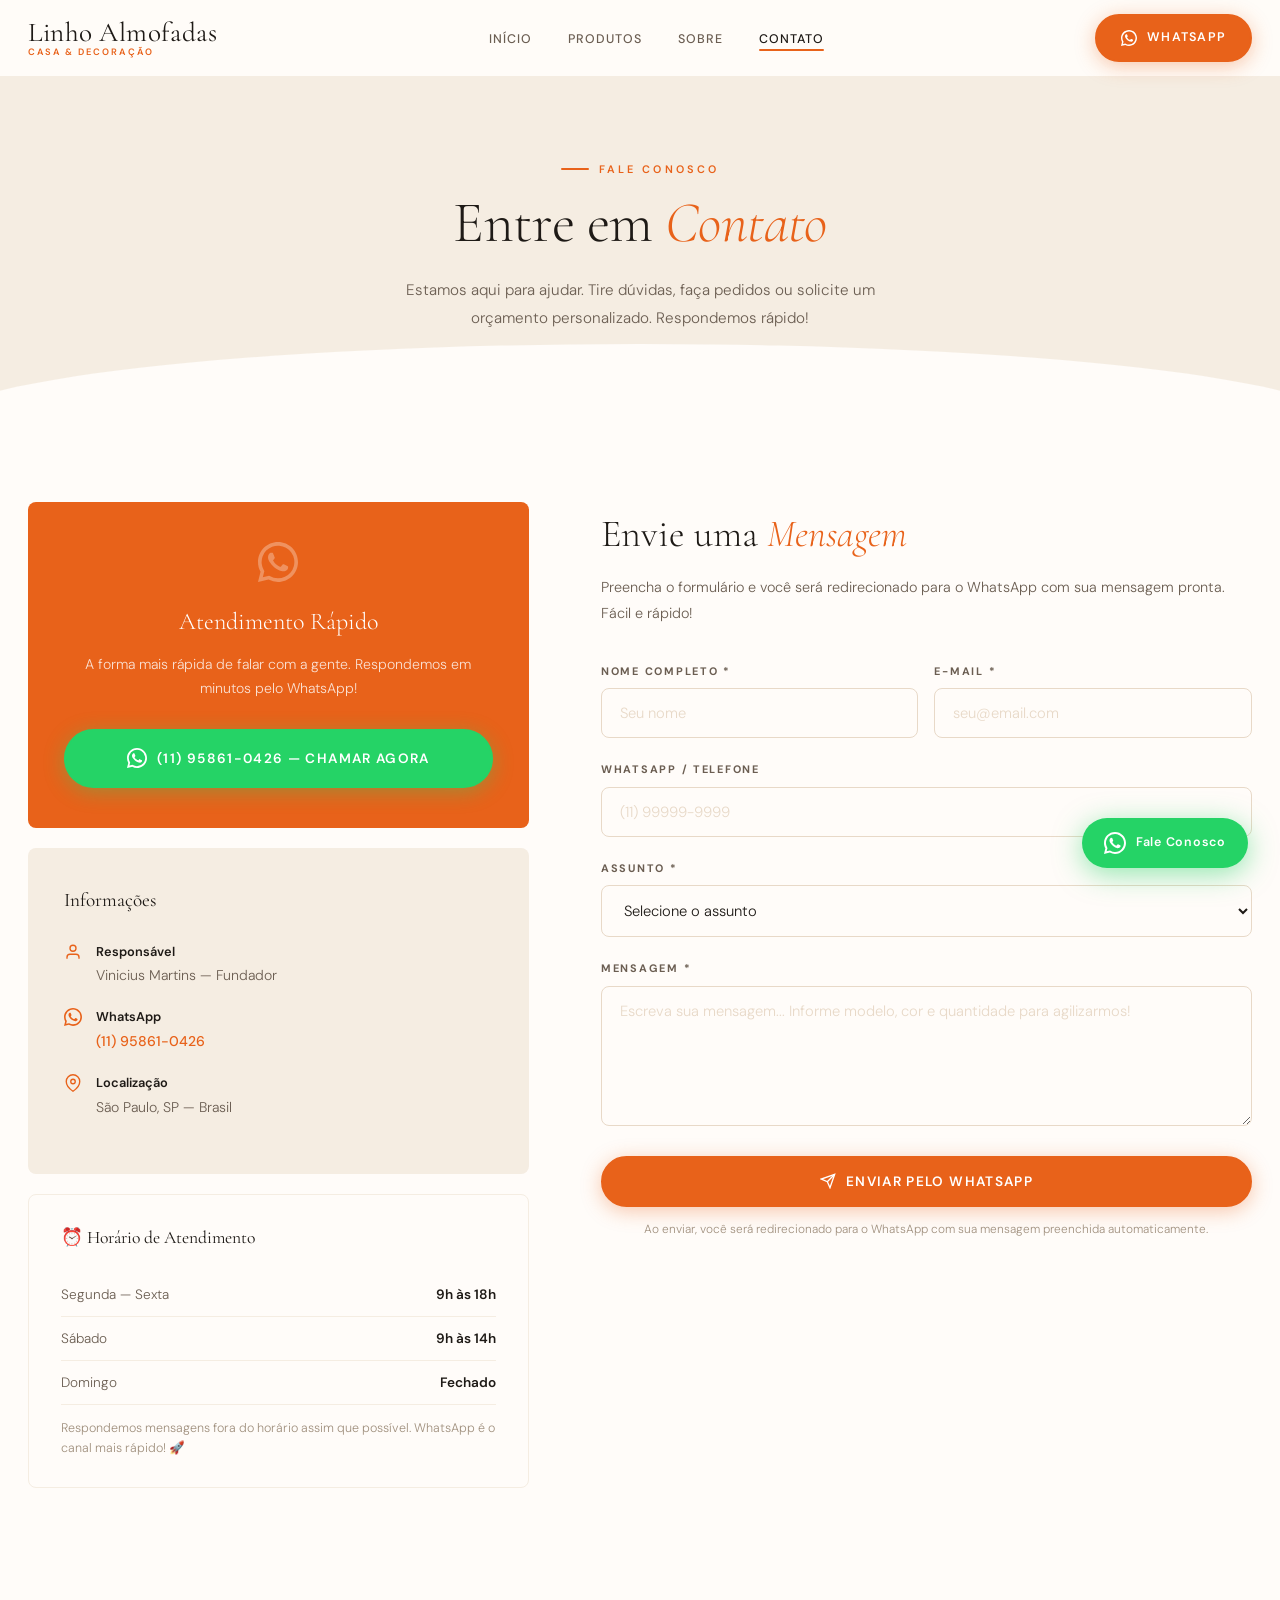
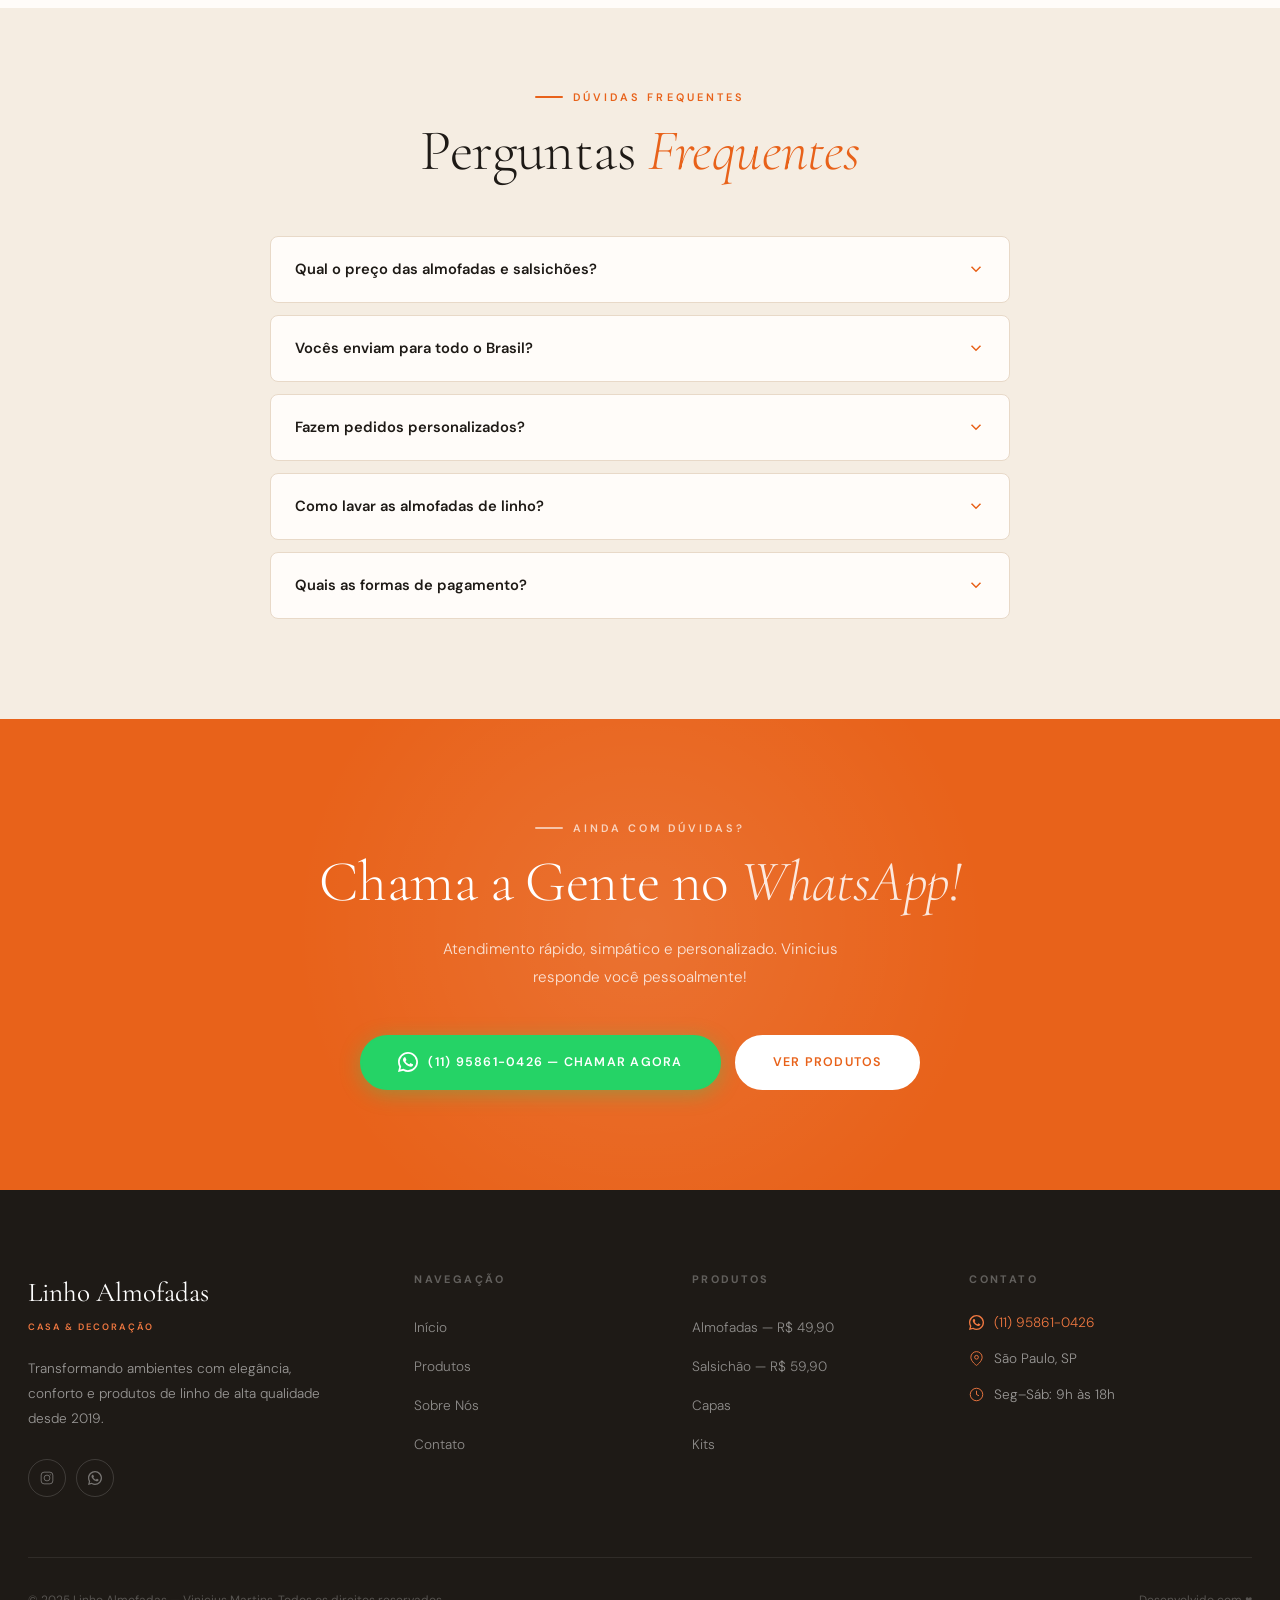
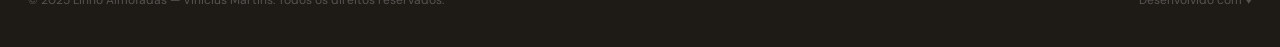
<file: contato.html>
<!DOCTYPE html>
<html lang="pt-BR">
<head>
  <meta charset="UTF-8"/>
  <meta name="viewport" content="width=device-width, initial-scale=1.0"/>
  <meta name="description" content="Entre em contato com a Linho Almofadas. WhatsApp (11) 95861-0426. Atendimento personalizado por Vinicius Martins."/>
  <meta property="og:title" content="Contato — Linho Almofadas"/>
  <title>Contato — Linho Almofadas</title>
  <link rel="icon" type="image/svg+xml" href="images/favicon.svg"/>
  <link rel="stylesheet" href="css/styles.css"/>
</head>
<body>

<!-- NAVBAR -->
<nav class="navbar" role="navigation" aria-label="Menu principal">
  <div class="container">
    <div class="nav-inner">
      <a href="index.html" class="nav-logo">
        <span class="nav-logo-main">Linho Almofadas</span>
        <span class="nav-logo-sub">Casa &amp; Decoração</span>
      </a>
      <ul class="nav-links" role="list">
        <li><a href="index.html">Início</a></li>
        <li><a href="produtos.html">Produtos</a></li>
        <li><a href="sobre.html">Sobre</a></li>
        <li><a href="contato.html" class="active">Contato</a></li>
      </ul>
      <div style="display:flex;align-items:center;gap:12px;">
        <a href="https://wa.me/5511958610426" target="_blank" rel="noopener" class="btn btn-primary" style="padding:11px 24px;">
          <svg width="16" height="16" viewBox="0 0 24 24" fill="currentColor"><path d="M17.472 14.382c-.297-.149-1.758-.867-2.03-.967-.273-.099-.471-.148-.67.15-.197.297-.767.966-.94 1.164-.173.199-.347.223-.644.075-.297-.15-1.255-.463-2.39-1.475-.883-.788-1.48-1.761-1.653-2.059-.173-.297-.018-.458.13-.606.134-.133.298-.347.446-.52.149-.174.198-.298.298-.497.099-.198.05-.371-.025-.52-.075-.149-.669-1.612-.916-2.207-.242-.579-.487-.5-.669-.51-.173-.008-.371-.01-.57-.01-.198 0-.52.074-.792.372-.272.297-1.04 1.016-1.04 2.479 0 1.462 1.065 2.875 1.213 3.074.149.198 2.096 3.2 5.077 4.487.709.306 1.262.489 1.694.625.712.227 1.36.195 1.871.118.571-.085 1.758-.719 2.006-1.413.248-.694.248-1.289.173-1.413-.074-.124-.272-.198-.57-.347z"/><path d="M12 0C5.373 0 0 5.373 0 12c0 2.127.558 4.126 1.528 5.855L0 24l6.335-1.508A11.955 11.955 0 0 0 12 24c6.627 0 12-5.373 12-12S18.627 0 12 0zm0 21.818a9.818 9.818 0 0 1-5.004-1.372l-.36-.213-3.76.895.948-3.663-.234-.375A9.818 9.818 0 1 1 12 21.818z"/></svg>
          WhatsApp
        </a>
        <button class="hamburger" aria-label="Abrir menu"><span></span><span></span><span></span></button>
      </div>
    </div>
  </div>
</nav>

<div class="mobile-menu" role="dialog">
  <button class="close-btn" aria-label="Fechar menu">✕</button>
  <a href="index.html">Início</a>
  <a href="produtos.html">Produtos</a>
  <a href="sobre.html">Sobre</a>
  <a href="contato.html">Contato</a>
  <a href="https://wa.me/5511958610426" target="_blank" rel="noopener" style="color:var(--orange);margin-top:8px;">WhatsApp</a>
</div>

<!-- PAGE HERO -->
<section class="page-hero" aria-labelledby="contato-title">
  <div class="container">
    <div class="section-label" style="justify-content:center;">Fale Conosco</div>
    <h1 class="section-title" id="contato-title" style="margin-bottom:16px;">Entre em <em>Contato</em></h1>
    <p>Estamos aqui para ajudar. Tire dúvidas, faça pedidos ou solicite um orçamento personalizado. Respondemos rápido!</p>
  </div>
</section>

<!-- CONTATO CONTEÚDO -->
<section class="contact-section" aria-label="Informações de contato e formulário">
  <div class="container">
    <div class="contact-grid">

      <!-- Coluna esquerda: info -->
      <div>

        <!-- WhatsApp card principal -->
        <div class="whatsapp-cta-card reveal">
          <svg width="40" height="40" viewBox="0 0 24 24" fill="rgba(255,255,255,0.3)" style="margin:0 auto 12px;" aria-hidden="true"><path d="M17.472 14.382c-.297-.149-1.758-.867-2.03-.967-.273-.099-.471-.148-.67.15-.197.297-.767.966-.94 1.164-.173.199-.347.223-.644.075-.297-.15-1.255-.463-2.39-1.475-.883-.788-1.48-1.761-1.653-2.059-.173-.297-.018-.458.13-.606.134-.133.298-.347.446-.52.149-.174.198-.298.298-.497.099-.198.05-.371-.025-.52-.075-.149-.669-1.612-.916-2.207-.242-.579-.487-.5-.669-.51-.173-.008-.371-.01-.57-.01-.198 0-.52.074-.792.372-.272.297-1.04 1.016-1.04 2.479 0 1.462 1.065 2.875 1.213 3.074.149.198 2.096 3.2 5.077 4.487.709.306 1.262.489 1.694.625.712.227 1.36.195 1.871.118.571-.085 1.758-.719 2.006-1.413.248-.694.248-1.289.173-1.413-.074-.124-.272-.198-.57-.347z"/><path d="M12 0C5.373 0 0 5.373 0 12c0 2.127.558 4.126 1.528 5.855L0 24l6.335-1.508A11.955 11.955 0 0 0 12 24c6.627 0 12-5.373 12-12S18.627 0 12 0zm0 21.818a9.818 9.818 0 0 1-5.004-1.372l-.36-.213-3.76.895.948-3.663-.234-.375A9.818 9.818 0 1 1 12 21.818z"/></svg>
          <h3>Atendimento Rápido</h3>
          <p>A forma mais rápida de falar com a gente. Respondemos em minutos pelo WhatsApp!</p>
          <a href="https://wa.me/5511958610426" target="_blank" rel="noopener"
             class="btn btn-whatsapp" style="width:100%;justify-content:center;font-size:.85rem;padding:16px;">
            <svg width="20" height="20" viewBox="0 0 24 24" fill="currentColor" aria-hidden="true"><path d="M17.472 14.382c-.297-.149-1.758-.867-2.03-.967-.273-.099-.471-.148-.67.15-.197.297-.767.966-.94 1.164-.173.199-.347.223-.644.075-.297-.15-1.255-.463-2.39-1.475-.883-.788-1.48-1.761-1.653-2.059-.173-.297-.018-.458.13-.606.134-.133.298-.347.446-.52.149-.174.198-.298.298-.497.099-.198.05-.371-.025-.52-.075-.149-.669-1.612-.916-2.207-.242-.579-.487-.5-.669-.51-.173-.008-.371-.01-.57-.01-.198 0-.52.074-.792.372-.272.297-1.04 1.016-1.04 2.479 0 1.462 1.065 2.875 1.213 3.074.149.198 2.096 3.2 5.077 4.487.709.306 1.262.489 1.694.625.712.227 1.36.195 1.871.118.571-.085 1.758-.719 2.006-1.413.248-.694.248-1.289.173-1.413-.074-.124-.272-.198-.57-.347z"/><path d="M12 0C5.373 0 0 5.373 0 12c0 2.127.558 4.126 1.528 5.855L0 24l6.335-1.508A11.955 11.955 0 0 0 12 24c6.627 0 12-5.373 12-12S18.627 0 12 0zm0 21.818a9.818 9.818 0 0 1-5.004-1.372l-.36-.213-3.76.895.948-3.663-.234-.375A9.818 9.818 0 1 1 12 21.818z"/></svg>
            (11) 95861-0426 — Chamar Agora
          </a>
        </div>

        <!-- Info card -->
        <div class="contact-info-card reveal reveal-delay-1">
          <h3>Informações</h3>
          <div class="contact-detail">
            <svg width="18" height="18" viewBox="0 0 24 24" fill="none" stroke="currentColor" stroke-width="1.8"><path d="M20 21v-2a4 4 0 0 0-4-4H8a4 4 0 0 0-4 4v2"/><circle cx="12" cy="7" r="4"/></svg>
            <div>
              <strong style="display:block;font-size:.8rem;color:var(--charcoal);margin-bottom:2px;font-weight:600;">Responsável</strong>
              <span>Vinicius Martins — Fundador</span>
            </div>
          </div>
          <div class="contact-detail">
            <svg width="18" height="18" viewBox="0 0 24 24" fill="currentColor"><path d="M17.472 14.382c-.297-.149-1.758-.867-2.03-.967-.273-.099-.471-.148-.67.15-.197.297-.767.966-.94 1.164-.173.199-.347.223-.644.075-.297-.15-1.255-.463-2.39-1.475-.883-.788-1.48-1.761-1.653-2.059-.173-.297-.018-.458.13-.606.134-.133.298-.347.446-.52.149-.174.198-.298.298-.497.099-.198.05-.371-.025-.52-.075-.149-.669-1.612-.916-2.207-.242-.579-.487-.5-.669-.51-.173-.008-.371-.01-.57-.01-.198 0-.52.074-.792.372-.272.297-1.04 1.016-1.04 2.479 0 1.462 1.065 2.875 1.213 3.074.149.198 2.096 3.2 5.077 4.487.709.306 1.262.489 1.694.625.712.227 1.36.195 1.871.118.571-.085 1.758-.719 2.006-1.413.248-.694.248-1.289.173-1.413-.074-.124-.272-.198-.57-.347z"/><path d="M12 0C5.373 0 0 5.373 0 12c0 2.127.558 4.126 1.528 5.855L0 24l6.335-1.508A11.955 11.955 0 0 0 12 24c6.627 0 12-5.373 12-12S18.627 0 12 0zm0 21.818a9.818 9.818 0 0 1-5.004-1.372l-.36-.213-3.76.895.948-3.663-.234-.375A9.818 9.818 0 1 1 12 21.818z"/></svg>
            <div>
              <strong style="display:block;font-size:.8rem;color:var(--charcoal);margin-bottom:2px;font-weight:600;">WhatsApp</strong>
              <a href="https://wa.me/5511958610426">(11) 95861-0426</a>
            </div>
          </div>
          <div class="contact-detail">
            <svg width="18" height="18" viewBox="0 0 24 24" fill="none" stroke="currentColor" stroke-width="1.8"><path d="M21 10c0 7-9 13-9 13s-9-6-9-13a9 9 0 0 1 18 0z"/><circle cx="12" cy="10" r="3"/></svg>
            <div>
              <strong style="display:block;font-size:.8rem;color:var(--charcoal);margin-bottom:2px;font-weight:600;">Localização</strong>
              <span>São Paulo, SP — Brasil</span>
            </div>
          </div>
        </div>

        <!-- Horários -->
        <div class="hours-card reveal reveal-delay-2">
          <h4>⏰ Horário de Atendimento</h4>
          <div class="hours-row"><span>Segunda — Sexta</span><span>9h às 18h</span></div>
          <div class="hours-row"><span>Sábado</span><span>9h às 14h</span></div>
          <div class="hours-row"><span>Domingo</span><span>Fechado</span></div>
          <p style="margin-top:14px;font-size:.78rem;color:var(--light-muted);font-weight:300;line-height:1.6;">
            Respondemos mensagens fora do horário assim que possível. WhatsApp é o canal mais rápido! 🚀
          </p>
        </div>

      </div>

      <!-- Coluna direita: formulário -->
      <div class="contact-form-wrap reveal reveal-delay-1">
        <h2>Envie uma <em style="font-style:italic;color:var(--orange);">Mensagem</em></h2>
        <p>Preencha o formulário e você será redirecionado para o WhatsApp com sua mensagem pronta. Fácil e rápido!</p>

        <form id="contactForm" novalidate aria-label="Formulário de contato">
          <div class="form-row">
            <div class="form-group">
              <label for="nome">Nome Completo *</label>
              <input type="text" id="nome" name="nome" placeholder="Seu nome" required autocomplete="name"/>
            </div>
            <div class="form-group">
              <label for="email">E-mail *</label>
              <input type="email" id="email" name="email" placeholder="seu@email.com" required autocomplete="email"/>
            </div>
          </div>
          <div class="form-group">
            <label for="telefone">WhatsApp / Telefone</label>
            <input type="tel" id="telefone" name="telefone" placeholder="(11) 99999-9999" autocomplete="tel"/>
          </div>
          <div class="form-group">
            <label for="assunto">Assunto *</label>
            <select id="assunto" name="assunto" required>
              <option value="" disabled selected>Selecione o assunto</option>
              <option value="Dúvida sobre produto">Dúvida sobre produto</option>
              <option value="Pedido de almofadas">Pedido de almofadas — R$ 49,90</option>
              <option value="Pedido de salsichão">Pedido de salsichão — R$ 59,90</option>
              <option value="Pedido personalizado">Pedido personalizado</option>
              <option value="Orçamento para kit">Orçamento para kit</option>
              <option value="Troca ou devolução">Troca ou devolução</option>
              <option value="Outro">Outro</option>
            </select>
          </div>
          <div class="form-group">
            <label for="mensagem">Mensagem *</label>
            <textarea id="mensagem" name="mensagem" placeholder="Escreva sua mensagem... Informe modelo, cor e quantidade para agilizarmos!" required rows="5"></textarea>
          </div>
          <button type="submit" class="btn btn-primary" style="width:100%;justify-content:center;font-size:.85rem;">
            <svg width="16" height="16" viewBox="0 0 24 24" fill="none" stroke="currentColor" stroke-width="2" aria-hidden="true"><line x1="22" y1="2" x2="11" y2="13"/><polygon points="22 2 15 22 11 13 2 9 22 2"/></svg>
            Enviar pelo WhatsApp
          </button>
          <p style="font-size:.74rem;color:var(--light-muted);text-align:center;margin-top:12px;font-weight:300;">
            Ao enviar, você será redirecionado para o WhatsApp com sua mensagem preenchida automaticamente.
          </p>
        </form>

        <div id="formSuccess" class="form-success" role="alert" aria-live="polite">
          <svg width="52" height="52" viewBox="0 0 24 24" fill="none" stroke="var(--orange)" stroke-width="1.5" aria-hidden="true"><circle cx="12" cy="12" r="10"/><path d="M8 12l2 2 4-4"/></svg>
          <h3>Mensagem Enviada! 🎉</h3>
          <p>Você foi redirecionado para o WhatsApp. Em instantes o Vinicius irá te atender!</p>
        </div>
      </div>

    </div><!-- /contact-grid -->
  </div>
</section>

<!-- FAQ -->
<section style="padding:80px 0 100px;background:var(--linen);" aria-labelledby="faq-title">
  <div class="container">
    <div style="text-align:center;margin-bottom:52px;" class="reveal">
      <div class="section-label" style="justify-content:center;">Dúvidas Frequentes</div>
      <h2 class="section-title" id="faq-title">Perguntas <em>Frequentes</em></h2>
    </div>
    <div style="max-width:740px;margin:0 auto;display:flex;flex-direction:column;gap:12px;" class="reveal">

      <details style="background:var(--warm-white);border-radius:var(--radius);border:1.5px solid var(--sand);overflow:hidden;">
        <summary style="padding:20px 24px;cursor:pointer;font-weight:600;font-size:.92rem;list-style:none;display:flex;justify-content:space-between;align-items:center;color:var(--charcoal);">
          Qual o preço das almofadas e salsichões?
          <svg width="18" height="18" viewBox="0 0 24 24" fill="none" stroke="var(--orange)" stroke-width="2"><path d="M6 9l6 6 6-6"/></svg>
        </summary>
        <p style="padding:0 24px 20px;font-size:.9rem;color:var(--muted);font-weight:300;line-height:1.75;border-top:1px solid var(--linen);">
          As <strong>almofadas de linho</strong> custam <strong style="color:var(--orange);">R$ 49,90</strong> a unidade. Os <strong>salsichões em linho</strong> custam <strong style="color:var(--orange);">R$ 59,90</strong> a unidade. Temos kits com desconto especial — pergunte pelo WhatsApp!
        </p>
      </details>

      <details style="background:var(--warm-white);border-radius:var(--radius);border:1.5px solid var(--sand);overflow:hidden;">
        <summary style="padding:20px 24px;cursor:pointer;font-weight:600;font-size:.92rem;list-style:none;display:flex;justify-content:space-between;align-items:center;color:var(--charcoal);">
          Vocês enviam para todo o Brasil?
          <svg width="18" height="18" viewBox="0 0 24 24" fill="none" stroke="var(--orange)" stroke-width="2"><path d="M6 9l6 6 6-6"/></svg>
        </summary>
        <p style="padding:0 24px 20px;font-size:.9rem;color:var(--muted);font-weight:300;line-height:1.75;border-top:1px solid var(--linen);">
          Sim! Enviamos para todo o Brasil via Correios e transportadoras parceiras. O prazo e valor do frete variam por região. Consulte pelo WhatsApp para calcular o frete para sua cidade.
        </p>
      </details>

      <details style="background:var(--warm-white);border-radius:var(--radius);border:1.5px solid var(--sand);overflow:hidden;">
        <summary style="padding:20px 24px;cursor:pointer;font-weight:600;font-size:.92rem;list-style:none;display:flex;justify-content:space-between;align-items:center;color:var(--charcoal);">
          Fazem pedidos personalizados?
          <svg width="18" height="18" viewBox="0 0 24 24" fill="none" stroke="var(--orange)" stroke-width="2"><path d="M6 9l6 6 6-6"/></svg>
        </summary>
        <p style="padding:0 24px 20px;font-size:.9rem;color:var(--muted);font-weight:300;line-height:1.75;border-top:1px solid var(--linen);">
          Com certeza! Criamos almofadas e capas com tamanhos, cores e acabamentos personalizados. Prazo médio de 7 a 15 dias úteis. Fale pelo WhatsApp e discutiremos seu projeto!
        </p>
      </details>

      <details style="background:var(--warm-white);border-radius:var(--radius);border:1.5px solid var(--sand);overflow:hidden;">
        <summary style="padding:20px 24px;cursor:pointer;font-weight:600;font-size:.92rem;list-style:none;display:flex;justify-content:space-between;align-items:center;color:var(--charcoal);">
          Como lavar as almofadas de linho?
          <svg width="18" height="18" viewBox="0 0 24 24" fill="none" stroke="var(--orange)" stroke-width="2"><path d="M6 9l6 6 6-6"/></svg>
        </summary>
        <p style="padding:0 24px 20px;font-size:.9rem;color:var(--muted);font-weight:300;line-height:1.75;border-top:1px solid var(--linen);">
          Lave as capas à mão ou em máquina com ciclo delicado, água fria e sabão neutro. Seque à sombra e passe com ferro em temperatura média. O linho é resistente e fácil de cuidar!
        </p>
      </details>

      <details style="background:var(--warm-white);border-radius:var(--radius);border:1.5px solid var(--sand);overflow:hidden;">
        <summary style="padding:20px 24px;cursor:pointer;font-weight:600;font-size:.92rem;list-style:none;display:flex;justify-content:space-between;align-items:center;color:var(--charcoal);">
          Quais as formas de pagamento?
          <svg width="18" height="18" viewBox="0 0 24 24" fill="none" stroke="var(--orange)" stroke-width="2"><path d="M6 9l6 6 6-6"/></svg>
        </summary>
        <p style="padding:0 24px 20px;font-size:.9rem;color:var(--muted);font-weight:300;line-height:1.75;border-top:1px solid var(--linen);">
          Aceitamos PIX (à vista com desconto), transferência bancária e cartão de crédito (parcelamento disponível). Consulte as opções pelo WhatsApp ao realizar seu pedido.
        </p>
      </details>

    </div>
  </div>
</section>

<!-- CTA FINAL -->
<section class="cta-section" aria-labelledby="cta-contato">
  <div class="container">
    <div class="section-label reveal">Ainda com Dúvidas?</div>
    <h2 class="section-title reveal" id="cta-contato" style="color:#fff;margin-bottom:20px;">Chama a Gente no <em style="color:rgba(255,255,255,.85);">WhatsApp!</em></h2>
    <p class="reveal">Atendimento rápido, simpático e personalizado. Vinicius responde você pessoalmente!</p>
    <div class="cta-actions reveal">
      <a href="https://wa.me/5511958610426" target="_blank" rel="noopener" class="btn btn-whatsapp">
        <svg width="20" height="20" viewBox="0 0 24 24" fill="currentColor"><path d="M17.472 14.382c-.297-.149-1.758-.867-2.03-.967-.273-.099-.471-.148-.67.15-.197.297-.767.966-.94 1.164-.173.199-.347.223-.644.075-.297-.15-1.255-.463-2.39-1.475-.883-.788-1.48-1.761-1.653-2.059-.173-.297-.018-.458.13-.606.134-.133.298-.347.446-.52.149-.174.198-.298.298-.497.099-.198.05-.371-.025-.52-.075-.149-.669-1.612-.916-2.207-.242-.579-.487-.5-.669-.51-.173-.008-.371-.01-.57-.01-.198 0-.52.074-.792.372-.272.297-1.04 1.016-1.04 2.479 0 1.462 1.065 2.875 1.213 3.074.149.198 2.096 3.2 5.077 4.487.709.306 1.262.489 1.694.625.712.227 1.36.195 1.871.118.571-.085 1.758-.719 2.006-1.413.248-.694.248-1.289.173-1.413-.074-.124-.272-.198-.57-.347z"/><path d="M12 0C5.373 0 0 5.373 0 12c0 2.127.558 4.126 1.528 5.855L0 24l6.335-1.508A11.955 11.955 0 0 0 12 24c6.627 0 12-5.373 12-12S18.627 0 12 0zm0 21.818a9.818 9.818 0 0 1-5.004-1.372l-.36-.213-3.76.895.948-3.663-.234-.375A9.818 9.818 0 1 1 12 21.818z"/></svg>
        (11) 95861-0426 — Chamar Agora
      </a>
      <a href="produtos.html" class="btn btn-white">Ver Produtos</a>
    </div>
  </div>
</section>

<!-- FOOTER -->
<footer>
  <div class="container">
    <div class="footer-grid">
      <div class="footer-col">
        <span class="footer-logo-text">Linho Almofadas</span>
        <span class="footer-logo-sub">Casa &amp; Decoração</span>
        <p class="footer-about">Transformando ambientes com elegância, conforto e produtos de linho de alta qualidade desde 2019.</p>
        <div class="footer-social">
          <a href="#" class="social-link" aria-label="Instagram"><svg width="14" height="14" viewBox="0 0 24 24" fill="none" stroke="currentColor" stroke-width="1.5"><rect x="2" y="2" width="20" height="20" rx="5"/><circle cx="12" cy="12" r="5"/><circle cx="17.5" cy="6.5" r="1" fill="currentColor" stroke="none"/></svg></a>
          <a href="https://wa.me/5511958610426" target="_blank" rel="noopener" class="social-link" aria-label="WhatsApp"><svg width="14" height="14" viewBox="0 0 24 24" fill="currentColor"><path d="M17.472 14.382c-.297-.149-1.758-.867-2.03-.967-.273-.099-.471-.148-.67.15-.197.297-.767.966-.94 1.164-.173.199-.347.223-.644.075-.297-.15-1.255-.463-2.39-1.475-.883-.788-1.48-1.761-1.653-2.059-.173-.297-.018-.458.13-.606.134-.133.298-.347.446-.52.149-.174.198-.298.298-.497.099-.198.05-.371-.025-.52-.075-.149-.669-1.612-.916-2.207-.242-.579-.487-.5-.669-.51-.173-.008-.371-.01-.57-.01-.198 0-.52.074-.792.372-.272.297-1.04 1.016-1.04 2.479 0 1.462 1.065 2.875 1.213 3.074.149.198 2.096 3.2 5.077 4.487.709.306 1.262.489 1.694.625.712.227 1.36.195 1.871.118.571-.085 1.758-.719 2.006-1.413.248-.694.248-1.289.173-1.413-.074-.124-.272-.198-.57-.347z"/><path d="M12 0C5.373 0 0 5.373 0 12c0 2.127.558 4.126 1.528 5.855L0 24l6.335-1.508A11.955 11.955 0 0 0 12 24c6.627 0 12-5.373 12-12S18.627 0 12 0zm0 21.818a9.818 9.818 0 0 1-5.004-1.372l-.36-.213-3.76.895.948-3.663-.234-.375A9.818 9.818 0 1 1 12 21.818z"/></svg></a>
        </div>
      </div>
      <div class="footer-col"><h4>Navegação</h4><ul><li><a href="index.html">Início</a></li><li><a href="produtos.html">Produtos</a></li><li><a href="sobre.html">Sobre Nós</a></li><li><a href="contato.html">Contato</a></li></ul></div>
      <div class="footer-col"><h4>Produtos</h4><ul><li><a href="produtos.html">Almofadas — R$ 49,90</a></li><li><a href="produtos.html">Salsichão — R$ 59,90</a></li><li><a href="produtos.html">Capas</a></li><li><a href="produtos.html">Kits</a></li></ul></div>
      <div class="footer-col">
        <h4>Contato</h4>
        <div class="footer-contact-item"><svg width="15" height="15" viewBox="0 0 24 24" fill="currentColor"><path d="M17.472 14.382c-.297-.149-1.758-.867-2.03-.967-.273-.099-.471-.148-.67.15-.197.297-.767.966-.94 1.164-.173.199-.347.223-.644.075-.297-.15-1.255-.463-2.39-1.475-.883-.788-1.48-1.761-1.653-2.059-.173-.297-.018-.458.13-.606.134-.133.298-.347.446-.52.149-.174.198-.298.298-.497.099-.198.05-.371-.025-.52-.075-.149-.669-1.612-.916-2.207-.242-.579-.487-.5-.669-.51-.173-.008-.371-.01-.57-.01-.198 0-.52.074-.792.372-.272.297-1.04 1.016-1.04 2.479 0 1.462 1.065 2.875 1.213 3.074.149.198 2.096 3.2 5.077 4.487.709.306 1.262.489 1.694.625.712.227 1.36.195 1.871.118.571-.085 1.758-.719 2.006-1.413.248-.694.248-1.289.173-1.413-.074-.124-.272-.198-.57-.347z"/><path d="M12 0C5.373 0 0 5.373 0 12c0 2.127.558 4.126 1.528 5.855L0 24l6.335-1.508A11.955 11.955 0 0 0 12 24c6.627 0 12-5.373 12-12S18.627 0 12 0zm0 21.818a9.818 9.818 0 0 1-5.004-1.372l-.36-.213-3.76.895.948-3.663-.234-.375A9.818 9.818 0 1 1 12 21.818z"/></svg><a href="https://wa.me/5511958610426">(11) 95861-0426</a></div>
        <div class="footer-contact-item"><svg width="15" height="15" viewBox="0 0 24 24" fill="none" stroke="currentColor" stroke-width="1.5"><path d="M21 10c0 7-9 13-9 13s-9-6-9-13a9 9 0 0 1 18 0z"/><circle cx="12" cy="10" r="3"/></svg><span>São Paulo, SP</span></div>
        <div class="footer-contact-item"><svg width="15" height="15" viewBox="0 0 24 24" fill="none" stroke="currentColor" stroke-width="1.5"><circle cx="12" cy="12" r="10"/><polyline points="12 6 12 12 16 14"/></svg><span>Seg–Sáb: 9h às 18h</span></div>
      </div>
    </div>
    <div class="footer-bottom">
      <span>© 2025 Linho Almofadas — Vinicius Martins. Todos os direitos reservados.</span>
      <span>Desenvolvido com ♥</span>
    </div>
  </div>
</footer>

<a href="https://wa.me/5511958610426" class="whatsapp-float" target="_blank" rel="noopener" aria-label="Fale no WhatsApp">
  <svg width="22" height="22" viewBox="0 0 24 24" fill="currentColor"><path d="M17.472 14.382c-.297-.149-1.758-.867-2.03-.967-.273-.099-.471-.148-.67.15-.197.297-.767.966-.94 1.164-.173.199-.347.223-.644.075-.297-.15-1.255-.463-2.39-1.475-.883-.788-1.48-1.761-1.653-2.059-.173-.297-.018-.458.13-.606.134-.133.298-.347.446-.52.149-.174.198-.298.298-.497.099-.198.05-.371-.025-.52-.075-.149-.669-1.612-.916-2.207-.242-.579-.487-.5-.669-.51-.173-.008-.371-.01-.57-.01-.198 0-.52.074-.792.372-.272.297-1.04 1.016-1.04 2.479 0 1.462 1.065 2.875 1.213 3.074.149.198 2.096 3.2 5.077 4.487.709.306 1.262.489 1.694.625.712.227 1.36.195 1.871.118.571-.085 1.758-.719 2.006-1.413.248-.694.248-1.289.173-1.413-.074-.124-.272-.198-.57-.347z"/><path d="M12 0C5.373 0 0 5.373 0 12c0 2.127.558 4.126 1.528 5.855L0 24l6.335-1.508A11.955 11.955 0 0 0 12 24c6.627 0 12-5.373 12-12S18.627 0 12 0zm0 21.818a9.818 9.818 0 0 1-5.004-1.372l-.36-.213-3.76.895.948-3.663-.234-.375A9.818 9.818 0 1 1 12 21.818z"/></svg>
  Fale Conosco
</a>
<script src="js/main.js"></script>
</body>
</html>
</file>
<file: css/styles.css>
/* =============================================
   LINHO ALMOFADAS — Paleta Laranja/Terracota
   ============================================= */

@import url('https://fonts.googleapis.com/css2?family=Cormorant+Garamond:ital,wght@0,300;0,400;0,600;1,300;1,400&family=DM+Sans:wght@300;400;500;600&display=swap');

:root {
  --orange:     #E8621A;
  --orange-lt:  #F07840;
  --orange-dk:  #C4501A;
  --terra:      #D4531E;
  --amber:      #F5A340;
  --cream:      #FDF8F3;
  --warm-white: #FFFCF9;
  --linen:      #F5EDE2;
  --sand:       #E8D9C8;
  --bark:       #8C6B50;
  --charcoal:   #1E1A16;
  --muted:      #6B5E52;
  --light-muted:#A0907E;

  --ff-display: 'Cormorant Garamond', Georgia, serif;
  --ff-body:    'DM Sans', sans-serif;

  --radius:     8px;
  --shadow:     0 8px 40px rgba(232,98,26,.12);
  --shadow-lg:  0 16px 60px rgba(30,26,22,.15);
  --trans:      .4s cubic-bezier(.25,.46,.45,.94);
}

*, *::before, *::after { box-sizing: border-box; margin: 0; padding: 0; }
html { scroll-behavior: smooth; }
body {
  font-family: var(--ff-body);
  background: var(--warm-white);
  color: var(--charcoal);
  line-height: 1.7;
  -webkit-font-smoothing: antialiased;
}
img { display: block; width: 100%; object-fit: cover; }
a { text-decoration: none; color: inherit; }
ul { list-style: none; }
button { cursor: pointer; border: none; background: none; font-family: var(--ff-body); }

.container { max-width: 1280px; margin: 0 auto; padding: 0 28px; }

.section-label {
  font-family: var(--ff-body);
  font-size: .68rem;
  font-weight: 600;
  letter-spacing: .28em;
  text-transform: uppercase;
  color: var(--orange);
  display: flex;
  align-items: center;
  gap: 10px;
  margin-bottom: 14px;
}
.section-label::before {
  content: '';
  width: 28px; height: 2px;
  background: var(--orange);
  border-radius: 2px;
}
.section-title {
  font-family: var(--ff-display);
  font-size: clamp(2.2rem, 4.5vw, 3.6rem);
  font-weight: 300;
  line-height: 1.1;
  color: var(--charcoal);
  letter-spacing: -.01em;
}
.section-title em { font-style: italic; color: var(--orange); }

/* ── Botões ── */
.btn {
  display: inline-flex;
  align-items: center;
  gap: 10px;
  padding: 15px 36px;
  font-family: var(--ff-body);
  font-size: .78rem;
  font-weight: 600;
  letter-spacing: .1em;
  text-transform: uppercase;
  border-radius: 50px;
  transition: var(--trans);
  white-space: nowrap;
}
.btn-primary {
  background: var(--orange);
  color: #fff;
  border: 2px solid var(--orange);
  box-shadow: 0 4px 20px rgba(232,98,26,.35);
}
.btn-primary:hover {
  background: var(--orange-dk);
  border-color: var(--orange-dk);
  transform: translateY(-3px);
  box-shadow: 0 8px 32px rgba(232,98,26,.5);
}
.btn-outline {
  background: transparent;
  color: var(--charcoal);
  border: 2px solid var(--sand);
}
.btn-outline:hover {
  background: var(--charcoal);
  color: #fff;
  border-color: var(--charcoal);
  transform: translateY(-3px);
}
.btn-white {
  background: #fff;
  color: var(--orange);
  border: 2px solid #fff;
}
.btn-white:hover {
  background: var(--linen);
  transform: translateY(-3px);
}
.btn-whatsapp {
  background: #25D366;
  color: #fff;
  border: 2px solid #25D366;
  box-shadow: 0 4px 20px rgba(37,211,102,.35);
}
.btn-whatsapp:hover {
  background: #1ebe5a;
  border-color: #1ebe5a;
  transform: translateY(-3px);
  box-shadow: 0 8px 32px rgba(37,211,102,.5);
}

/* ── Navbar ── */
.navbar {
  position: fixed;
  top: 0; left: 0; right: 0;
  z-index: 100;
  background: rgba(255,252,249,.96);
  backdrop-filter: blur(16px);
  border-bottom: 1px solid var(--linen);
  transition: var(--trans);
}
.navbar.scrolled { box-shadow: 0 4px 24px rgba(30,26,22,.08); }
.nav-inner {
  display: flex;
  align-items: center;
  justify-content: space-between;
  height: 76px;
}
.nav-logo { display: flex; flex-direction: column; line-height: 1; }
.nav-logo-main {
  font-family: var(--ff-display);
  font-size: 1.7rem;
  font-weight: 400;
  color: var(--charcoal);
  letter-spacing: .02em;
}
.nav-logo-sub {
  font-size: .58rem;
  font-family: var(--ff-body);
  letter-spacing: .22em;
  text-transform: uppercase;
  color: var(--orange);
  font-weight: 600;
  margin-top: 2px;
}
.nav-links { display: flex; gap: 36px; align-items: center; }
.nav-links a {
  font-size: .78rem;
  font-weight: 500;
  letter-spacing: .08em;
  text-transform: uppercase;
  color: var(--muted);
  transition: color .25s;
  position: relative;
  padding-bottom: 4px;
}
.nav-links a::after {
  content: '';
  position: absolute;
  bottom: 0; left: 0;
  width: 0; height: 2px;
  background: var(--orange);
  border-radius: 2px;
  transition: width .3s ease;
}
.nav-links a:hover, .nav-links a.active { color: var(--charcoal); }
.nav-links a:hover::after, .nav-links a.active::after { width: 100%; }

.hamburger { display: none; flex-direction: column; gap: 5px; padding: 4px; }
.hamburger span { width: 24px; height: 2px; background: var(--charcoal); border-radius: 2px; transition: var(--trans); }

.mobile-menu {
  display: none;
  position: fixed; inset: 0;
  background: var(--warm-white);
  z-index: 99;
  flex-direction: column;
  align-items: center;
  justify-content: center;
  gap: 32px;
  opacity: 0;
  pointer-events: none;
  transition: opacity .3s;
}
.mobile-menu.open { opacity: 1; pointer-events: all; }
.mobile-menu a { font-family: var(--ff-display); font-size: 2.4rem; font-weight: 300; color: var(--charcoal); transition: color .2s; }
.mobile-menu a:hover { color: var(--orange); }
.mobile-menu .close-btn { position: absolute; top: 28px; right: 28px; font-size: 1.6rem; color: var(--muted); cursor: pointer; }

/* ── HERO ── */
.hero {
  min-height: 100vh;
  display: grid;
  grid-template-columns: 1fr 1fr;
  padding-top: 76px;
  overflow: hidden;
}
.hero-left {
  display: flex;
  flex-direction: column;
  justify-content: center;
  padding: 80px 64px 80px 40px;
}
.hero-eyebrow {
  display: flex;
  align-items: center;
  gap: 10px;
  font-size: .68rem;
  font-weight: 600;
  letter-spacing: .28em;
  text-transform: uppercase;
  color: var(--orange);
  margin-bottom: 24px;
  animation: fadeUp .8s ease both;
}
.hero-eyebrow::before { content: ''; width: 28px; height: 2px; background: var(--orange); border-radius: 2px; }
.hero-title {
  font-family: var(--ff-display);
  font-size: clamp(2.8rem, 5.5vw, 4.8rem);
  font-weight: 300;
  line-height: 1.05;
  color: var(--charcoal);
  margin-bottom: 28px;
  letter-spacing: -.02em;
  animation: fadeUp .8s .1s ease both;
}
.hero-title em { font-style: italic; color: var(--orange); }
.hero-sub {
  font-size: 1rem;
  color: var(--muted);
  max-width: 420px;
  margin-bottom: 48px;
  line-height: 1.85;
  font-weight: 300;
  animation: fadeUp .8s .2s ease both;
}
.hero-actions { display: flex; gap: 14px; flex-wrap: wrap; animation: fadeUp .8s .3s ease both; }
.hero-stats {
  display: flex;
  gap: 40px;
  margin-top: 60px;
  padding-top: 40px;
  border-top: 1px solid var(--sand);
  animation: fadeUp .8s .4s ease both;
}
.hero-stat strong { display: block; font-family: var(--ff-display); font-size: 2rem; font-weight: 400; color: var(--orange); line-height: 1; }
.hero-stat span { font-size: .7rem; color: var(--muted); letter-spacing: .08em; text-transform: uppercase; font-weight: 500; margin-top: 4px; display: block; }

.hero-right {
  display: grid;
  grid-template-columns: 1fr 1fr;
  grid-template-rows: 1fr 1fr;
  gap: 3px;
  background: var(--linen);
}
.hero-img-item { overflow: hidden; position: relative; }
.hero-img-item img { width: 100%; height: 100%; object-fit: cover; transition: transform .7s ease; }
.hero-img-item:hover img { transform: scale(1.05); }
.hero-img-item:first-child { grid-row: 1 / 3; }
.hero-img-badge {
  position: absolute;
  bottom: 16px; right: 16px;
  background: var(--orange);
  color: #fff;
  padding: 8px 16px;
  font-size: .65rem;
  font-weight: 700;
  letter-spacing: .12em;
  text-transform: uppercase;
  border-radius: 50px;
}

/* ── FEATURES STRIP ── */
.features-strip { background: var(--orange); padding: 18px 0; }
.features-inner { display: flex; justify-content: center; flex-wrap: wrap; }
.feature-item {
  display: flex;
  align-items: center;
  gap: 8px;
  padding: 6px 28px;
  border-right: 1px solid rgba(255,255,255,.25);
  color: rgba(255,255,255,.9);
  font-size: .72rem;
  font-weight: 500;
  letter-spacing: .12em;
  text-transform: uppercase;
}
.feature-item:last-child { border-right: none; }

/* ── CATEGORIAS ── */
.categories { padding: 100px 0; background: var(--warm-white); }
.categories-header { display: flex; justify-content: space-between; align-items: flex-end; margin-bottom: 52px; }
.categories-header a {
  font-size: .78rem; font-weight: 600; letter-spacing: .1em; text-transform: uppercase;
  color: var(--orange); display: flex; align-items: center; gap: 6px; transition: gap .25s;
}
.categories-header a:hover { gap: 12px; }
.categories-grid { display: grid; grid-template-columns: repeat(3, 1fr); gap: 20px; }
.cat-card { position: relative; border-radius: var(--radius); overflow: hidden; aspect-ratio: 4/5; cursor: pointer; }
.cat-card img { width: 100%; height: 100%; object-fit: cover; transition: transform .6s ease; }
.cat-card:hover img { transform: scale(1.07); }
.cat-overlay {
  position: absolute; inset: 0;
  background: linear-gradient(to top, rgba(30,26,22,.78) 0%, rgba(30,26,22,.1) 55%, transparent 100%);
  display: flex; flex-direction: column; justify-content: flex-end; padding: 32px 28px;
  transition: var(--trans);
}
.cat-card:hover .cat-overlay { background: linear-gradient(to top, rgba(232,98,26,.8) 0%, rgba(232,98,26,.1) 55%, transparent 100%); }
.cat-label { font-size: .62rem; font-weight: 700; letter-spacing: .2em; text-transform: uppercase; color: rgba(255,255,255,.7); margin-bottom: 6px; }
.cat-name { font-family: var(--ff-display); font-size: 1.8rem; font-weight: 300; color: #fff; margin-bottom: 16px; line-height: 1.1; }
.cat-cta { display: inline-flex; align-items: center; gap: 6px; color: #fff; font-size: .72rem; font-weight: 700; letter-spacing: .12em; text-transform: uppercase; opacity: 0; transform: translateY(8px); transition: var(--trans); }
.cat-card:hover .cat-cta { opacity: 1; transform: translateY(0); }

/* ── PRODUTOS DESTAQUE ── */
.products-highlight { padding: 100px 0; background: var(--linen); }
.section-header-row { display: flex; justify-content: space-between; align-items: flex-end; margin-bottom: 52px; }
.section-header-row a { font-size: .78rem; font-weight: 600; letter-spacing: .1em; text-transform: uppercase; color: var(--orange); display: flex; align-items: center; gap: 6px; transition: gap .25s; }
.section-header-row a:hover { gap: 12px; }
.products-grid-4 { display: grid; grid-template-columns: repeat(4, 1fr); gap: 20px; }
.prod-card { background: var(--warm-white); border-radius: var(--radius); overflow: hidden; transition: var(--trans); }
.prod-card:hover { transform: translateY(-8px); box-shadow: var(--shadow-lg); }
.prod-img { position: relative; aspect-ratio: 1; overflow: hidden; }
.prod-img img { width: 100%; height: 100%; object-fit: cover; transition: transform .6s ease; }
.prod-card:hover .prod-img img { transform: scale(1.08); }
.prod-badge { position: absolute; top: 10px; left: 10px; background: var(--orange); color: #fff; font-size: .6rem; font-weight: 700; letter-spacing: .1em; text-transform: uppercase; padding: 5px 12px; border-radius: 50px; }
.prod-badge.novo { background: var(--charcoal); }
.prod-action { position: absolute; inset: 0; background: rgba(232,98,26,.88); display: flex; align-items: center; justify-content: center; opacity: 0; transition: opacity .35s; }
.prod-card:hover .prod-action { opacity: 1; }
.prod-action a { display: flex; align-items: center; gap: 8px; background: #fff; color: var(--orange); padding: 11px 22px; border-radius: 50px; font-size: .7rem; font-weight: 700; letter-spacing: .1em; text-transform: uppercase; transition: var(--trans); }
.prod-action a:hover { background: var(--charcoal); color: #fff; }
.prod-info { padding: 18px; }
.prod-cat { font-size: .6rem; font-weight: 700; letter-spacing: .16em; text-transform: uppercase; color: var(--orange); margin-bottom: 5px; }
.prod-name { font-family: var(--ff-display); font-size: 1.1rem; font-weight: 400; color: var(--charcoal); margin-bottom: 5px; line-height: 1.2; }
.prod-desc { font-size: .78rem; color: var(--light-muted); font-weight: 300; line-height: 1.6; margin-bottom: 12px; }
.prod-price { font-family: var(--ff-display); font-size: 1.35rem; color: var(--orange); font-weight: 400; }
.prod-price small { font-family: var(--ff-body); font-size: .68rem; color: var(--light-muted); font-weight: 300; }

/* ── ABOUT BANNER ── */
.about-banner { display: grid; grid-template-columns: 1fr 1fr; min-height: 640px; }
.about-img-col { position: relative; overflow: hidden; }
.about-img-col img { width: 100%; height: 100%; object-fit: cover; }
.about-content-col {
  background: var(--charcoal);
  display: flex; flex-direction: column; justify-content: center;
  padding: 80px 72px 80px 64px;
}
.about-content-col .section-label { color: var(--amber); }
.about-content-col .section-label::before { background: var(--amber); }
.about-content-col .section-title { color: #fff; margin-bottom: 24px; }
.about-content-col .section-title em { color: var(--orange-lt); }
.about-content-col p { color: rgba(255,255,255,.65); font-size: .92rem; font-weight: 300; line-height: 1.9; margin-bottom: 16px; max-width: 440px; }
.about-stats-row { display: flex; gap: 36px; margin: 32px 0; padding: 24px 0; border-top: 1px solid rgba(255,255,255,.1); border-bottom: 1px solid rgba(255,255,255,.1); }
.astat strong { display: block; font-family: var(--ff-display); font-size: 2.2rem; font-weight: 300; color: var(--orange-lt); line-height: 1; }
.astat span { font-size: .68rem; color: rgba(255,255,255,.4); letter-spacing: .12em; text-transform: uppercase; margin-top: 4px; display: block; }

/* ── DEPOIMENTOS ── */
.testimonials { padding: 100px 0; background: var(--warm-white); }
.testimonials-grid { display: grid; grid-template-columns: repeat(3, 1fr); gap: 24px; margin-top: 56px; }
.testi-card {
  background: var(--linen);
  border-radius: var(--radius);
  padding: 36px 32px;
  position: relative;
  transition: var(--trans);
  border: 2px solid transparent;
}
.testi-card:hover { border-color: var(--orange); transform: translateY(-4px); box-shadow: var(--shadow); }
.testi-quote { font-family: var(--ff-display); font-size: 5rem; line-height: .8; color: var(--orange); opacity: .18; position: absolute; top: 14px; right: 22px; pointer-events: none; }
.testi-stars { color: var(--orange); font-size: .9rem; letter-spacing: 2px; margin-bottom: 16px; }
.testi-text { font-size: .9rem; color: var(--muted); line-height: 1.85; font-weight: 300; margin-bottom: 24px; }
.testi-author { display: flex; align-items: center; gap: 12px; }
.testi-avatar { width: 44px; height: 44px; border-radius: 50%; background: var(--orange); display: flex; align-items: center; justify-content: center; font-family: var(--ff-display); font-size: 1.1rem; color: #fff; font-weight: 400; flex-shrink: 0; }
.testi-author strong { display: block; font-size: .88rem; font-weight: 600; color: var(--charcoal); }
.testi-author span { font-size: .75rem; color: var(--light-muted); }

/* ── CTA ── */
.cta-section { background: var(--orange); padding: 100px 0; text-align: center; position: relative; overflow: hidden; }
.cta-section::before { content: ''; position: absolute; top: -140px; left: 50%; transform: translateX(-50%); width: 700px; height: 700px; background: radial-gradient(circle, rgba(255,255,255,.1) 0%, transparent 70%); pointer-events: none; }
.cta-section .section-label { color: rgba(255,255,255,.7); justify-content: center; }
.cta-section .section-label::before { background: rgba(255,255,255,.6); }
.cta-section .section-title { color: #fff; margin-bottom: 20px; }
.cta-section p { color: rgba(255,255,255,.8); font-size: .95rem; font-weight: 300; max-width: 460px; margin: 0 auto 44px; line-height: 1.85; }
.cta-actions { display: flex; gap: 14px; justify-content: center; flex-wrap: wrap; }

/* ── FOOTER ── */
footer { background: var(--charcoal); color: rgba(255,255,255,.55); padding: 80px 0 36px; }
.footer-grid { display: grid; grid-template-columns: 1.5fr 1fr 1fr 1.3fr; gap: 60px; padding-bottom: 60px; border-bottom: 1px solid rgba(255,255,255,.08); }
.footer-logo-text { font-family: var(--ff-display); font-size: 1.7rem; font-weight: 400; color: #fff; display: block; margin-bottom: 4px; }
.footer-logo-sub { font-size: .58rem; color: var(--orange-lt); letter-spacing: .22em; text-transform: uppercase; font-weight: 600; display: block; margin-bottom: 20px; }
.footer-about { font-size: .85rem; line-height: 1.85; font-weight: 300; margin-bottom: 28px; max-width: 300px; }
.footer-social { display: flex; gap: 10px; }
.social-link { width: 38px; height: 38px; border: 1px solid rgba(255,255,255,.15); border-radius: 50%; display: flex; align-items: center; justify-content: center; color: rgba(255,255,255,.4); transition: var(--trans); }
.social-link:hover { border-color: var(--orange-lt); color: var(--orange-lt); background: rgba(232,98,26,.12); }
.footer-col h4 { font-size: .68rem; font-weight: 700; letter-spacing: .22em; text-transform: uppercase; color: rgba(255,255,255,.3); margin-bottom: 24px; }
.footer-col ul { display: flex; flex-direction: column; gap: 12px; }
.footer-col ul li a { font-size: .85rem; font-weight: 300; color: rgba(255,255,255,.5); transition: color .25s; }
.footer-col ul li a:hover { color: #fff; }
.footer-contact-item { display: flex; gap: 10px; margin-bottom: 16px; font-size: .85rem; font-weight: 300; line-height: 1.5; align-items: flex-start; }
.footer-contact-item svg { color: var(--orange-lt); flex-shrink: 0; margin-top: 2px; }
.footer-contact-item a { color: var(--orange-lt); transition: color .25s; }
.footer-contact-item a:hover { color: #fff; }
.footer-bottom { padding-top: 32px; display: flex; align-items: center; justify-content: space-between; font-size: .75rem; color: rgba(255,255,255,.25); }

/* ── WHATSAPP FLOAT ── */
.whatsapp-float {
  position: fixed; bottom: 32px; right: 32px; z-index: 99;
  display: flex; align-items: center; gap: 10px;
  background: #25D366; color: #fff;
  padding: 14px 22px; border-radius: 50px;
  box-shadow: 0 6px 28px rgba(37,211,102,.5);
  font-size: .78rem; font-weight: 600; letter-spacing: .06em;
  transition: var(--trans);
  animation: waPulse 2.5s infinite;
}
.whatsapp-float:hover { background: #1ebe5a; transform: translateY(-4px); box-shadow: 0 10px 36px rgba(37,211,102,.6); animation: none; }
@keyframes waPulse { 0%,100% { box-shadow: 0 6px 28px rgba(37,211,102,.5); } 50% { box-shadow: 0 6px 44px rgba(37,211,102,.75); } }

/* ── ANIMAÇÕES ── */
@keyframes fadeUp { from { opacity: 0; transform: translateY(24px); } to { opacity: 1; transform: translateY(0); } }
.reveal { opacity: 0; transform: translateY(28px); transition: opacity .7s ease, transform .7s ease; }
.reveal.visible { opacity: 1; transform: translateY(0); }
.reveal-delay-1 { transition-delay: .12s; }
.reveal-delay-2 { transition-delay: .24s; }
.reveal-delay-3 { transition-delay: .36s; }

/* ── PAGE HERO ── */
.page-hero {
  padding: 160px 0 90px;
  background: var(--linen);
  text-align: center;
  position: relative;
  overflow: hidden;
}
.page-hero::before {
  content: '';
  position: absolute; bottom: -2px; left: 0; right: 0;
  height: 80px; background: var(--warm-white);
  clip-path: ellipse(55% 100% at 50% 100%);
}
.page-hero p { max-width: 500px; margin: 20px auto 0; color: var(--muted); font-size: .95rem; font-weight: 300; line-height: 1.85; }

/* ── FILTROS ── */
.filters-bar { padding: 32px 0; background: var(--warm-white); border-bottom: 1px solid var(--linen); position: sticky; top: 76px; z-index: 10; backdrop-filter: blur(8px); }
.filters-inner { display: flex; align-items: center; gap: 8px; flex-wrap: wrap; }
.filter-label { font-size: .68rem; font-weight: 700; letter-spacing: .2em; text-transform: uppercase; color: var(--light-muted); margin-right: 8px; }
.filter-btn { padding: 9px 22px; border: 1.5px solid var(--sand); background: transparent; color: var(--muted); font-size: .72rem; font-family: var(--ff-body); letter-spacing: .1em; text-transform: uppercase; font-weight: 600; border-radius: 50px; cursor: pointer; transition: var(--trans); }
.filter-btn:hover, .filter-btn.active { background: var(--orange); border-color: var(--orange); color: #fff; box-shadow: 0 4px 16px rgba(232,98,26,.3); }

/* ── GRADE PRODUTOS (página produtos) ── */
.products-section { padding: 72px 0 120px; }
.products-grid { display: grid; grid-template-columns: repeat(3, 1fr); gap: 28px; }
.product-card { background: var(--warm-white); border-radius: var(--radius); overflow: hidden; transition: var(--trans); border: 1.5px solid var(--linen); }
.product-card:hover { transform: translateY(-8px); box-shadow: var(--shadow-lg); border-color: transparent; }
.product-img-wrap { position: relative; aspect-ratio: 1; overflow: hidden; }
.product-img-wrap img { width: 100%; height: 100%; object-fit: cover; transition: transform .6s ease; }
.product-card:hover .product-img-wrap img { transform: scale(1.07); }
.product-tag { position: absolute; top: 12px; left: 12px; background: var(--orange); color: #fff; font-size: .62rem; font-weight: 700; letter-spacing: .1em; text-transform: uppercase; padding: 5px 12px; border-radius: 50px; }
.product-tag.novo { background: var(--charcoal); }
.product-tag.kit { background: var(--amber); color: var(--charcoal); }
.product-quick { position: absolute; inset: 0; background: rgba(232,98,26,.9); display: flex; align-items: center; justify-content: center; gap: 8px; color: #fff; font-size: .75rem; font-weight: 700; letter-spacing: .1em; text-transform: uppercase; opacity: 0; transition: opacity .35s; }
.product-card:hover .product-quick { opacity: 1; }
.product-quick:hover { background: rgba(196,80,26,.95); }
.product-info { padding: 20px; }
.product-cat { font-size: .62rem; font-weight: 700; letter-spacing: .16em; text-transform: uppercase; color: var(--orange); margin-bottom: 6px; }
.product-name { font-family: var(--ff-display); font-size: 1.2rem; font-weight: 400; color: var(--charcoal); margin-bottom: 8px; line-height: 1.25; }
.product-desc { font-size: .82rem; color: var(--light-muted); font-weight: 300; line-height: 1.65; margin-bottom: 14px; }
.product-price { font-family: var(--ff-display); font-size: 1.45rem; color: var(--orange); font-weight: 400; }
.product-price small { font-family: var(--ff-body); font-size: .7rem; color: var(--light-muted); font-weight: 300; }

/* ── SOBRE ── */
.about-story { padding: 100px 0; }
.about-story-grid { display: grid; grid-template-columns: 1fr 1fr; gap: 80px; align-items: center; }
.about-story-img { border-radius: var(--radius); overflow: hidden; aspect-ratio: 4/5; position: relative; }
.about-story-img img { width: 100%; height: 100%; object-fit: cover; }
.about-story-img-badge {
  position: absolute; bottom: 24px; right: 24px;
  background: var(--orange); color: #fff;
  padding: 20px 24px; border-radius: var(--radius); text-align: center;
}
.about-story-img-badge strong { display: block; font-family: var(--ff-display); font-size: 2.2rem; font-weight: 300; line-height: 1; }
.about-story-img-badge span { font-size: .65rem; font-weight: 600; letter-spacing: .14em; text-transform: uppercase; opacity: .85; }
.about-story p { font-size: .93rem; color: var(--muted); font-weight: 300; line-height: 1.95; margin-bottom: 18px; }
.about-story-stats { display: flex; gap: 32px; margin: 32px 0; padding: 24px 0; border-top: 2px solid var(--linen); border-bottom: 2px solid var(--linen); }
.about-story-stats .stat strong { display: block; font-family: var(--ff-display); font-size: 2rem; font-weight: 300; color: var(--orange); }
.about-story-stats .stat span { font-size: .7rem; text-transform: uppercase; letter-spacing: .12em; color: var(--light-muted); font-weight: 500; }
.values-section { padding: 100px 0; background: var(--linen); }
.values-grid { display: grid; grid-template-columns: repeat(4, 1fr); gap: 20px; margin-top: 56px; }
.value-card { background: var(--warm-white); border-radius: var(--radius); padding: 36px 28px; text-align: center; transition: var(--trans); border: 2px solid transparent; }
.value-card:hover { border-color: var(--orange); transform: translateY(-4px); box-shadow: var(--shadow); }
.value-icon { width: 56px; height: 56px; background: var(--orange); border-radius: 50%; display: flex; align-items: center; justify-content: center; color: #fff; margin: 0 auto 20px; }
.value-card h3 { font-family: var(--ff-display); font-size: 1.15rem; font-weight: 400; margin-bottom: 10px; color: var(--charcoal); }
.value-card p { font-size: .82rem; color: var(--muted); font-weight: 300; line-height: 1.7; }
.team-section { padding: 100px 0; }
.team-card-wrap { max-width: 420px; margin: 56px auto 0; text-align: center; }
.team-photo-wrap { width: 180px; height: 180px; border-radius: 50%; background: var(--linen); margin: 0 auto 28px; border: 4px solid var(--orange); overflow: hidden; box-shadow: 0 0 0 8px rgba(232,98,26,.1); }
.team-photo-wrap img { width: 100%; height: 100%; object-fit: cover; }
.team-card-wrap h3 { font-family: var(--ff-display); font-size: 1.8rem; font-weight: 300; margin-bottom: 6px; }
.team-role { font-size: .7rem; font-weight: 700; letter-spacing: .18em; text-transform: uppercase; color: var(--orange); margin-bottom: 18px; display: block; }
.team-card-wrap p { font-size: .9rem; color: var(--muted); font-weight: 300; line-height: 1.8; margin-bottom: 32px; }
.team-btns { display: flex; gap: 12px; justify-content: center; flex-wrap: wrap; }

/* ── CONTATO ── */
.contact-section { padding: 80px 0 120px; }
.contact-grid { display: grid; grid-template-columns: 1fr 1.3fr; gap: 72px; align-items: start; }
.whatsapp-cta-card { background: var(--orange); border-radius: var(--radius); padding: 40px 36px; text-align: center; margin-bottom: 20px; }
.whatsapp-cta-card h3 { font-family: var(--ff-display); font-size: 1.5rem; font-weight: 300; color: #fff; margin-bottom: 10px; }
.whatsapp-cta-card p { color: rgba(255,255,255,.8); font-size: .88rem; font-weight: 300; margin-bottom: 28px; line-height: 1.7; }
.contact-info-card { background: var(--linen); border-radius: var(--radius); padding: 36px; margin-bottom: 20px; }
.contact-info-card h3 { font-family: var(--ff-display); font-size: 1.2rem; font-weight: 400; margin-bottom: 24px; color: var(--charcoal); }
.contact-detail { display: flex; gap: 14px; margin-bottom: 18px; font-size: .88rem; color: var(--muted); font-weight: 300; align-items: flex-start; }
.contact-detail svg { color: var(--orange); flex-shrink: 0; margin-top: 2px; }
.contact-detail a { color: var(--orange); font-weight: 500; }
.hours-card { border: 1.5px solid var(--linen); border-radius: var(--radius); padding: 28px 32px; }
.hours-card h4 { font-family: var(--ff-display); font-size: 1.1rem; font-weight: 400; margin-bottom: 20px; }
.hours-row { display: flex; justify-content: space-between; font-size: .85rem; color: var(--muted); font-weight: 300; padding: 10px 0; border-bottom: 1px solid var(--linen); }
.hours-row:last-child { border-bottom: none; }
.hours-row span:last-child { font-weight: 600; color: var(--charcoal); }
.contact-form-wrap h2 { font-family: var(--ff-display); font-size: 2.4rem; font-weight: 300; margin-bottom: 8px; }
.contact-form-wrap > p { font-size: .9rem; color: var(--muted); font-weight: 300; margin-bottom: 36px; line-height: 1.75; }
.form-group { margin-bottom: 22px; }
.form-group label { display: block; font-size: .68rem; font-weight: 700; letter-spacing: .16em; text-transform: uppercase; color: var(--muted); margin-bottom: 8px; }
.form-group input, .form-group textarea, .form-group select {
  width: 100%; padding: 14px 18px; border: 1.5px solid var(--sand);
  background: var(--warm-white); font-family: var(--ff-body); font-size: .92rem;
  font-weight: 300; color: var(--charcoal); border-radius: var(--radius);
  outline: none; transition: border-color .25s, box-shadow .25s;
}
.form-group input:focus, .form-group textarea:focus, .form-group select:focus { border-color: var(--orange); box-shadow: 0 0 0 3px rgba(232,98,26,.12); }
.form-group input::placeholder, .form-group textarea::placeholder { color: var(--sand); }
.form-group textarea { resize: vertical; min-height: 140px; }
.form-row { display: grid; grid-template-columns: 1fr 1fr; gap: 16px; }
.form-success { display: none; text-align: center; padding: 48px 36px; background: var(--linen); border-radius: var(--radius); border: 2px solid var(--orange); }
.form-success h3 { font-family: var(--ff-display); font-size: 1.6rem; font-weight: 300; margin: 16px 0 8px; }
.form-success p { font-size: .9rem; color: var(--muted); font-weight: 300; }

/* ── RESPONSIVO ── */
@media (max-width: 1024px) {
  .hero { grid-template-columns: 1fr; min-height: auto; }
  .hero-right { display: none; }
  .hero-left { padding: 60px 32px; align-items: center; text-align: center; }
  .hero-eyebrow { justify-content: center; }
  .hero-sub { margin: 0 auto 48px; }
  .hero-stats { justify-content: center; }
  .products-grid-4 { grid-template-columns: repeat(2, 1fr); }
  .about-banner { grid-template-columns: 1fr; }
  .about-img-col { min-height: 400px; }
  .about-content-col { padding: 60px 40px; }
  .footer-grid { grid-template-columns: 1fr 1fr; gap: 40px; }
  .values-grid { grid-template-columns: repeat(2, 1fr); }
  .about-story-grid { gap: 48px; }
  .categories-grid { grid-template-columns: repeat(2, 1fr); }
}
@media (max-width: 768px) {
  .nav-links, .nav-cta .btn { display: none; }
  .hamburger { display: flex; }
  .mobile-menu { display: flex; }
  .products-grid { grid-template-columns: repeat(2, 1fr); gap: 16px; }
  .products-grid-4 { grid-template-columns: repeat(2, 1fr); }
  .testimonials-grid { grid-template-columns: 1fr; }
  .contact-grid { grid-template-columns: 1fr; gap: 40px; }
  .form-row { grid-template-columns: 1fr; }
  .footer-grid { grid-template-columns: 1fr; gap: 28px; }
  .footer-bottom { flex-direction: column; gap: 8px; text-align: center; }
  .about-story-grid { grid-template-columns: 1fr; }
  .categories-grid { grid-template-columns: 1fr; }
  .cat-card { aspect-ratio: 3/2; }
  .whatsapp-float { padding: 12px 16px; font-size: .72rem; bottom: 20px; right: 20px; }
  .features-inner { flex-direction: column; align-items: center; }
  .feature-item { border-right: none; border-bottom: 1px solid rgba(255,255,255,.2); width: 100%; justify-content: center; }
  .feature-item:last-child { border-bottom: none; }
}
@media (max-width: 480px) {
  .products-grid { grid-template-columns: 1fr; }
  .values-grid { grid-template-columns: 1fr; }
  .hero-stats { gap: 20px; flex-wrap: wrap; }
  .container { padding: 0 16px; }
  .categories-header { flex-direction: column; align-items: flex-start; gap: 16px; }
}
</file>
